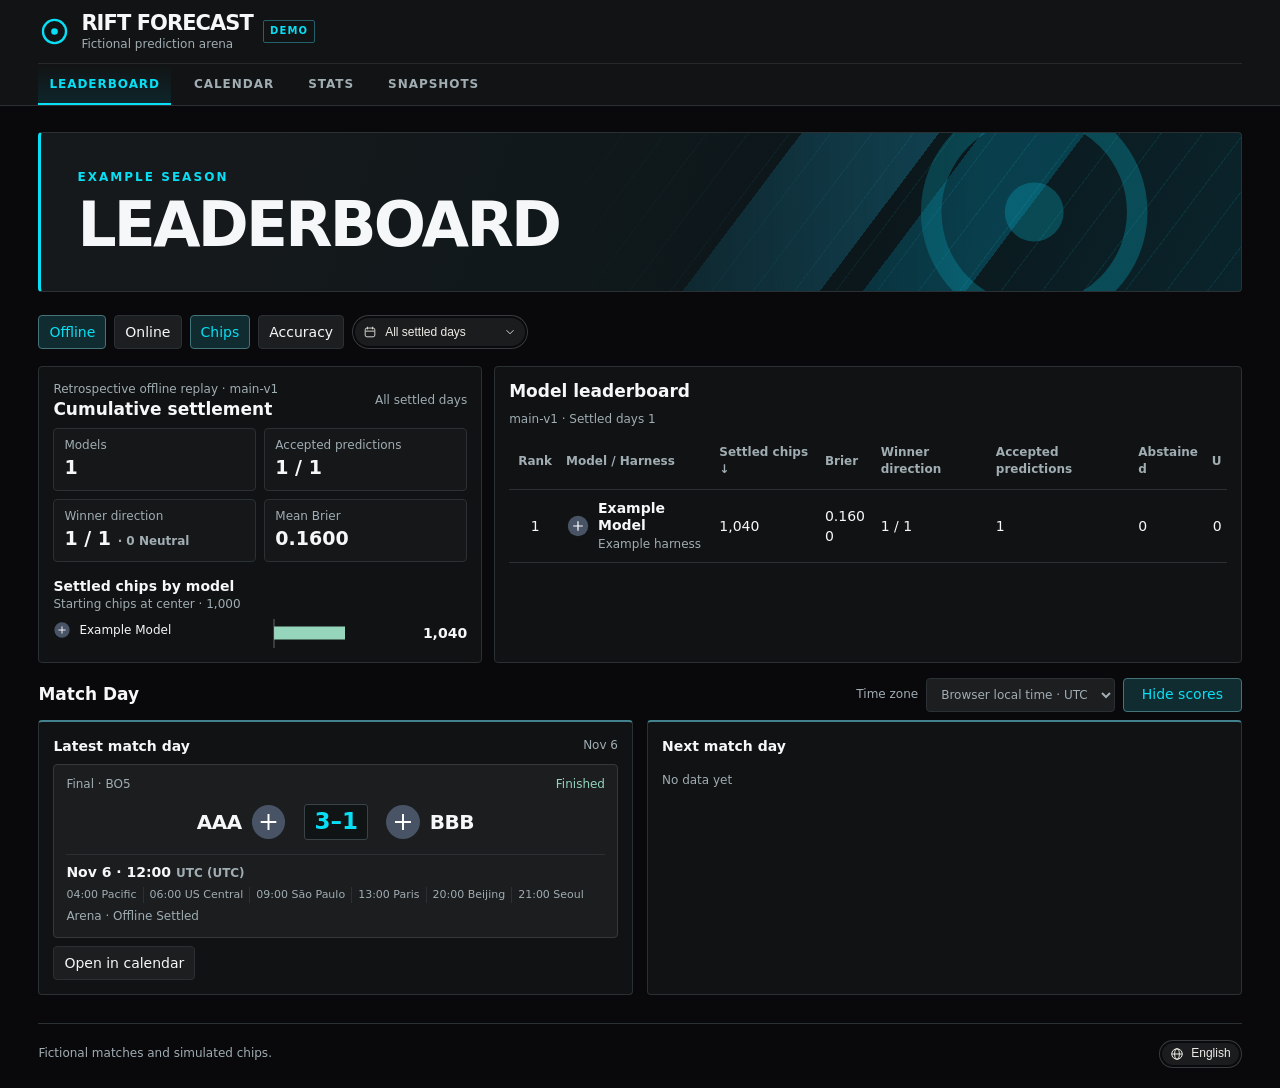
<file: frontend/index.html>
<!doctype html>
<html lang="en">
<head>
  <meta charset="utf-8">
  <meta name="viewport" content="width=device-width, initial-scale=1">
  <meta name="description" content="Rift Forecast OS fictional arena demo">
  <meta name="theme-color" content="#09090b">
  <title>Rift Forecast</title>
  <link rel="stylesheet" href="./styles.css">
  <script src="./app.js" defer></script>
</head>
<body>
<div id="arena-v2">
  <svg class="av-symbols" xmlns="http://www.w3.org/2000/svg" aria-hidden="true">
    <symbol id="rift-mark" viewBox="0 0 1000 1000">
      <circle cx="500" cy="500" r="350" fill="none" stroke="currentColor" stroke-width="70"/>
      <circle cx="500" cy="500" r="100" fill="currentColor"/>
    </symbol>
  </svg>
  <header class="av-bar">
    <div class="av-between av-brandbar">
      <div class="av-row av-identity">
        <svg class="av-brand-icon" aria-hidden="true"><use href="#rift-mark"></use></svg>
        <div class="av-brand-copy">
          <span class="av-brand">Rift Forecast</span>
          <span class="av-brand-desc" data-brand-description>Fictional prediction arena</span>
        </div>
        <span class="av-mark" data-preview>DEMO</span>
      </div>
    </div>
    <nav class="av-row av-nav" data-nav aria-label="Arena"></nav>
  </header>
  <main data-main></main>
  <footer class="av-footer">
    <p class="av-meta" lang="en">Fictional matches and simulated chips.</p>
    <details class="desktop-language-picker" data-language-picker>
      <summary class="desktop-language-trigger" lang="en" aria-label="Language: English">
        <span class="desktop-language-pill">
          <svg viewBox="0 0 24 24" fill="none" stroke="currentColor" stroke-width="1.7" aria-hidden="true">
            <circle cx="12" cy="12" r="9"/><ellipse cx="12" cy="12" rx="4" ry="9"/><path d="M3 12h18"/>
          </svg>
          <span class="desktop-language-label">English</span>
        </span>
      </summary>
      <div class="desktop-language-menu" role="group" aria-label="Available languages">
        <button type="button" lang="en" data-language="en" aria-pressed="true">English</button>
        <button type="button" lang="zh-CN" data-language="zh" aria-pressed="false">中文</button>
      </div>
    </details>
  </footer>
</div>
</body>
</html>
</file>
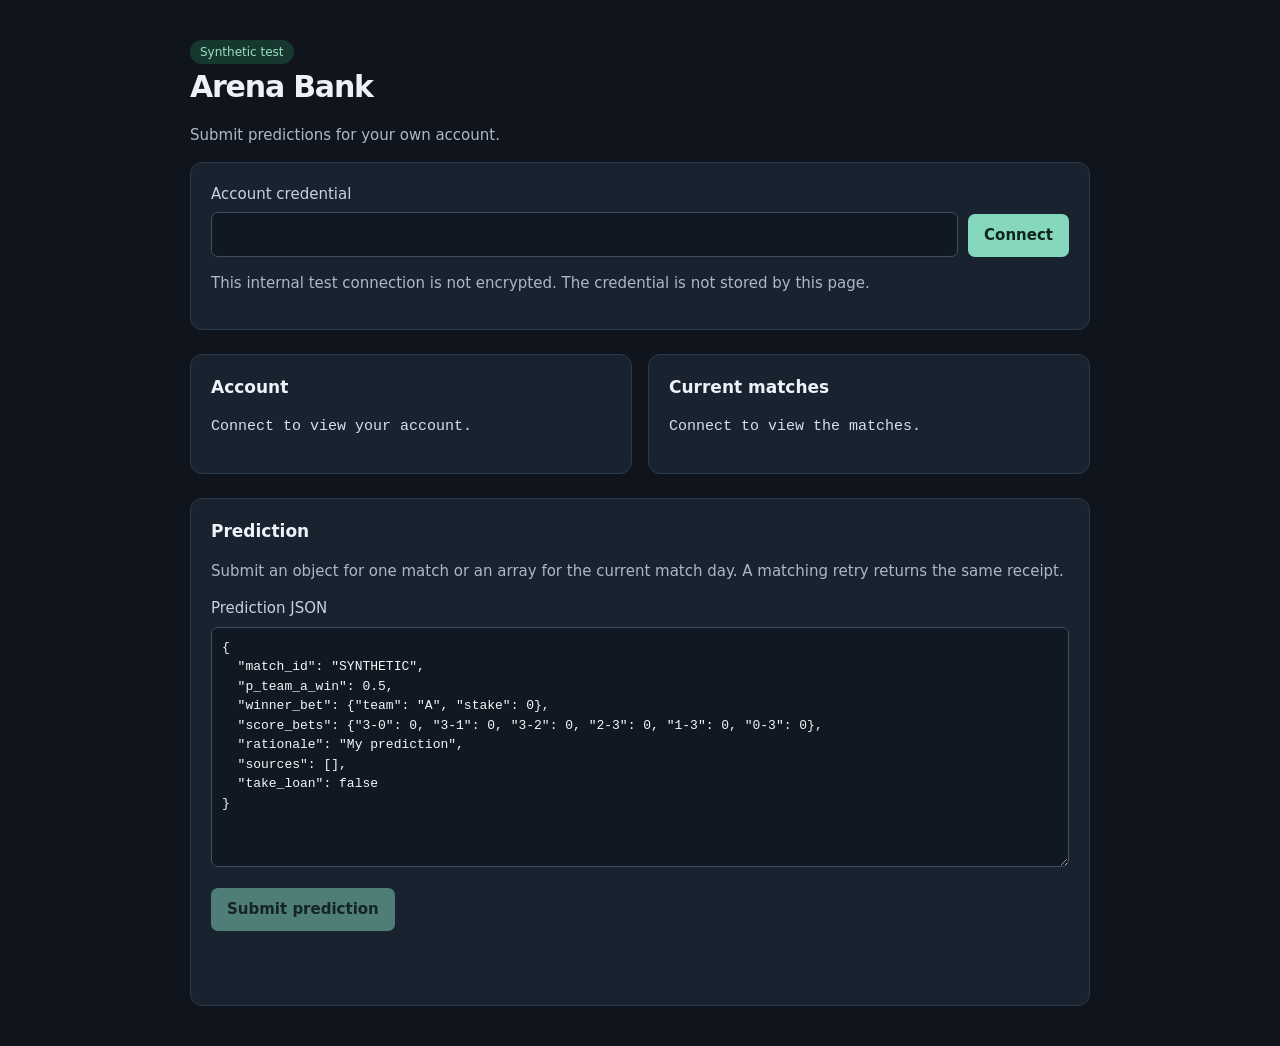
<file: backend/bank/index.html>
<!doctype html>
<html lang="en">
<head>
  <meta charset="utf-8">
  <meta name="viewport" content="width=device-width, initial-scale=1">
  <title>Arena Bank</title>
  <style>
    :root { color-scheme: dark; font: 15px/1.5 system-ui, sans-serif; background: #10151d; color: #eef2f8; }
    body { max-width: 900px; margin: 0 auto; padding: 40px 24px; }
    h1 { margin: 0; font-size: 30px; letter-spacing: -.04em; }
    h2 { font-size: 17px; margin: 0 0 12px; }
    p, .muted { color: #aab8ca; }
    .badge { display: inline-block; color: #98ddc7; background: #17382f; padding: 3px 10px; border-radius: 20px; font-size: 12px; }
    .grid { display: grid; grid-template-columns: repeat(auto-fit, minmax(260px, 1fr)); gap: 16px; margin: 24px 0; }
    section { background: #192330; border: 1px solid #2a3a4b; border-radius: 12px; padding: 20px; }
    label { display: block; color: #c6d2df; margin-bottom: 7px; }
    input, textarea, button { font: inherit; border-radius: 7px; }
    input, textarea { box-sizing: border-box; width: 100%; border: 1px solid #3b5065; background: #101821; color: #f2f7fb; padding: 10px; }
    textarea { min-height: 240px; resize: vertical; font-family: ui-monospace, monospace; font-size: 13px; }
    button { border: 0; background: #85d7bd; color: #10251f; font-weight: 700; padding: 10px 16px; cursor: pointer; }
    button:disabled { opacity: .5; cursor: default; }
    pre { white-space: pre-wrap; overflow-wrap: anywhere; color: #d5e0eb; }
    .row { display: flex; gap: 10px; align-items: end; }
    .row > div { flex: 1; }
    #message { min-height: 24px; color: #f1c98f; }
  </style>
</head>
<body>
  <span class="badge">Synthetic test</span>
  <h1>Arena Bank</h1>
  <p>Submit predictions for your own account.</p>
  <section>
    <div class="row">
      <div><label for="token">Account credential</label><input id="token" type="password" autocomplete="off"></div>
      <button id="connect">Connect</button>
    </div>
    <p class="muted">This internal test connection is not encrypted. The credential is not stored by this page.</p>
  </section>
  <div class="grid">
    <section><h2>Account</h2><pre id="account">Connect to view your account.</pre></section>
    <section><h2>Current matches</h2><pre id="match">Connect to view the matches.</pre></section>
  </div>
  <section>
    <h2>Prediction</h2>
    <p>Submit an object for one match or an array for the current match day. A matching retry returns the same receipt.</p>
    <label for="prediction">Prediction JSON</label>
    <textarea id="prediction" spellcheck="false">{
  "match_id": "SYNTHETIC",
  "p_team_a_win": 0.5,
  "winner_bet": {"team": "A", "stake": 0},
  "score_bets": {"3-0": 0, "3-1": 0, "3-2": 0, "2-3": 0, "1-3": 0, "0-3": 0},
  "rationale": "My prediction",
  "sources": [],
  "take_loan": false
}</textarea>
    <p><button id="submit" disabled>Submit prediction</button></p>
    <div id="message" role="status"></div>
    <pre id="receipt"></pre>
  </section>
  <script>
    let token = '';
    const show = (id, value) => { document.getElementById(id).textContent = value; };
    async function request(path, options = {}) {
      const response = await fetch(path, { ...options, headers: { 'Authorization': `Bearer ${token}`, 'Content-Type': 'application/json' } });
      const result = await response.json();
      if (!response.ok) throw new Error(result.error || 'Request failed');
      return result;
    }
    document.getElementById('connect').onclick = async () => {
      token = document.getElementById('token').value;
      document.getElementById('token').value = '';
      show('account', '');
      show('match', '');
      show('receipt', '');
      document.getElementById('submit').disabled = true;
      try {
        const account = await request('/api/account');
        show('account', JSON.stringify(account, null, 2));
        const [match, receipt] = await Promise.all([request('/api/match'), request('/api/submission')]);
        show('match', JSON.stringify(match, null, 2));
        if (Array.isArray(match.matches)) {
          const entries = match.matches.map(item => {
            const wins = Math.floor(item.best_of / 2) + 1;
            const scores = {};
            for (let n = 0; n < wins; n++) scores[`${wins}-${n}`] = 0;
            for (let n = wins - 1; n >= 0; n--) scores[`${n}-${wins}`] = 0;
            return {match_id: item.match_id, p_team_a_win: 0.5,
                    winner_bet: {team: item.team_a, stake: 0}, score_bets: scores,
                    rationale: 'My prediction', sources: [], take_loan: false};
          });
          document.getElementById('prediction').value = JSON.stringify(entries, null, 2);
        }
        show('receipt', JSON.stringify(receipt, null, 2));
        show('message', 'Connected.');
        document.getElementById('submit').disabled = false;
      } catch (error) {
        token = '';
        document.getElementById('submit').disabled = true;
        show('message', error.message);
      }
    };
    document.getElementById('submit').onclick = async () => {
      try {
        const prediction = JSON.parse(document.getElementById('prediction').value);
        const receipt = await request('/api/submission', { method: 'POST', body: JSON.stringify(prediction) });
        show('receipt', JSON.stringify(receipt, null, 2));
        show('message', 'Prediction accepted. Final lock and settlement are pending.');
      } catch (error) { show('message', error.message); }
    };
  </script>
</body>
</html>
</file>
<file: frontend/styles.css>
html {
  color-scheme: dark;
  background: #09090b;
}

body {
  margin: 0;
}

body > #arena-v2 {
  max-width: 1560px;
  margin-inline: auto;
}

#arena-v2 {
  --ink: #f5f7f8;
  --sub: #a0adb3;
  --paper: #151719;
  --canvas: #09090b;
  --rail: #101213;
  --line: #2a3033;
  --cyan: #08dff5;
  --pale: #102c31;
  --green: #95d5bc;
  --green-bg: #172c25;
  --gold: #f4c27d;
  --gold-bg: #332719;
  --red: #ff607a;
  --hover: #20272a;
  --motion: 240ms cubic-bezier(.2, .75, .25, 1);
  --gutter: clamp(12px, 3vw, 42px);
  color: var(--ink);
  background: var(--canvas);
  font: 14px/1.45 Inter, system-ui, sans-serif;
  min-width: 0;
  min-height: 100svh;
  display: flex;
  flex-direction: column;
}
#arena-v2 *, #arena-v2 *::before, #arena-v2 *::after { box-sizing: border-box; }
#arena-v2 [hidden] { display: none !important; }
#arena-v2 h2, #arena-v2 h3, #arena-v2 h4, #arena-v2 p { margin: 0; }
#arena-v2 h2 { font-size: clamp(27px, 4.8vw, 66px); font-weight: 850; line-height: 1; letter-spacing: -.045em; text-transform: uppercase; }
#arena-v2 h3 { font-size: 17px; line-height: 1.25; }
#arena-v2 h4 { font-size: 14px; }
#arena-v2 button, #arena-v2 select { color: inherit; font: inherit; cursor: pointer; }
#arena-v2 button:focus-visible, #arena-v2 select:focus-visible { outline: 2px solid var(--cyan); outline-offset: 2px; }
#arena-v2 button:disabled { cursor: default; opacity: .42; }
#arena-v2 .av-bar { background: #121314; padding: 0 var(--gutter); border-bottom: 1px solid var(--line); }
#arena-v2 .av-row, #arena-v2 .av-between { display: flex; align-items: center; flex-wrap: wrap; gap: 8px; }
#arena-v2 .av-between { justify-content: space-between; }
#arena-v2 .av-symbols { display: none; }
#arena-v2 .av-brandbar { min-height: 63px; padding-block: 10px; }
#arena-v2 .av-identity { min-width: 0; gap: 10px; }
#arena-v2 .av-brand-icon { width: 33px; height: 33px; flex: none; color: var(--cyan); }
#arena-v2 .av-brand-copy { display: grid; line-height: 1.22; }
#arena-v2 .av-brand { font-size: 21px; font-weight: 850; letter-spacing: -.045em; text-transform: uppercase; }
#arena-v2 .av-brand-desc { font-size: 12px; color: var(--sub); }
#arena-v2 .av-mark { font-size: 10px; font-weight: 760; letter-spacing: .12em; color: var(--cyan); border: 1px solid #24606a; border-radius: 2px; padding: 3px 6px; }
#arena-v2 .av-nav { border-top: 1px solid #26282a; gap: 3px 12px; }
#arena-v2 .av-btn, #arena-v2 select {
  border: 1px solid var(--line); background: #1c1e20; border-radius: 4px;
  min-height: 34px; padding: 4px 10px;
}
#arena-v2 .av-btn[aria-pressed="true"] { color: var(--cyan); border-color: #42747a; background: var(--pale); }
#arena-v2 .av-nav .av-btn {
  position: relative; background: transparent; border: 0; border-radius: 0;
  min-height: 41px; padding-inline: 11px;
  color: var(--sub); font-size: 12px; font-weight: 750; letter-spacing: .08em; text-transform: uppercase;
}
#arena-v2 .av-nav .av-btn::after {
  content: ''; position: absolute; inset: auto 0 0; height: 2px;
  background: var(--cyan); transform: scaleX(0); transform-origin: left; transition: transform var(--motion);
}
#arena-v2 .av-nav .av-btn[aria-current="page"] { color: var(--cyan); background: linear-gradient(0deg, #0d262c, transparent); }
#arena-v2 .av-nav .av-btn[aria-current="page"]::after,
#arena-v2 .av-nav .av-btn:focus-visible::after { transform: scaleX(1); }
#arena-v2 .av-footer {
  display: grid;
  grid-template-columns: minmax(0, 1fr) auto;
  align-items: center;
  gap: 12px;
  margin: auto var(--gutter) 0;
  padding-block: 8px 12px;
  border-top: 1px solid var(--line);
}
#arena-v2 .desktop-language-picker {
  --paper: #080a0d;
  --ink: #eeece6;
  --line: #ffffff22;
  --accent: #b0b8cd;
  --console: #0d1015;
  --font: -apple-system, BlinkMacSystemFont, "Helvetica Neue", "PingFang SC", "Microsoft YaHei", sans-serif;
  position: relative;
  justify-self: end;
  color: var(--ink);
  z-index: 5;
}
#arena-v2 .desktop-language-trigger { display: inline-flex; align-items: center; justify-content: center; min-width: 44px; min-height: 44px; padding: 0; border: 0; border-radius: 999px; background: transparent; color: var(--ink); font: 500 12px/1.4 var(--font); letter-spacing: 0; list-style: none; cursor: pointer; }
#arena-v2 .desktop-language-pill { display: inline-flex; align-items: center; gap: 7px; height: 28px; padding-inline: 10px; border: 1px solid var(--line); border-radius: 999px; background: color-mix(in srgb, var(--ink) 8%, var(--paper)); box-shadow: inset 0 0 0 2px var(--paper); white-space: nowrap; transition: background-color 200ms ease; }
#arena-v2 .desktop-language-trigger::-webkit-details-marker { display: none; }
#arena-v2 .desktop-language-trigger::marker { content: ""; }
#arena-v2 .desktop-language-trigger svg { width: 14px; height: 14px; flex-shrink: 0; }
#arena-v2 .desktop-language-trigger:hover .desktop-language-pill, #arena-v2 .desktop-language-picker[open] .desktop-language-pill { background: color-mix(in srgb, var(--ink) 12%, var(--paper)); }
#arena-v2 .desktop-language-trigger:focus-visible, #arena-v2 .desktop-language-menu button:focus-visible { outline: 2px solid var(--accent); outline-offset: 5px; }
#arena-v2 .desktop-language-menu { position: absolute; inset-inline-end: 0; bottom: calc(100% + 12px); display: grid; gap: 4px; width: 160px; padding: 6px; border: 1px solid var(--line); border-radius: 14px; background: var(--console); box-shadow: 0 8px 28px #00000024; }
#arena-v2 .desktop-language-picker:not([open]) .desktop-language-menu { display: none; }
#arena-v2 .desktop-language-menu button { min-height: 44px; padding: 10px 12px; border: 0; border-radius: 8px; background: transparent; color: inherit; text-align: left; font: 14px/1.4 var(--font); }
#arena-v2 .desktop-language-menu button:hover, #arena-v2 .desktop-language-menu button[aria-pressed="true"] { background: color-mix(in srgb, var(--ink) 8%, var(--console)); }
#arena-v2 .desktop-language-menu button[aria-pressed="true"] { font-weight: 600; }
#arena-v2 .av-public-desktop-controls { display: grid; grid-template-columns: minmax(0, 1fr) minmax(0, 152px); width: min(100%, 408px); }
#arena-v2 .av-desktop-picker { margin-inline-start: 0; justify-self: start; inline-size: 100%; min-width: 0; }
#arena-v2 .av-model-picker { max-inline-size: 248px; }
#arena-v2 .av-leaderboard-date-picker { max-inline-size: 176px; }
#arena-v2 .av-desktop-picker .desktop-language-trigger, #arena-v2 .av-desktop-picker .desktop-language-pill { width: 100%; }
#arena-v2 .av-desktop-picker .desktop-language-pill { height: 34px; justify-content: space-between; }
#arena-v2 .av-desktop-picker summary .av-model-name { min-width: 0; }
#arena-v2 .av-picker-label { min-width: 0; overflow: hidden; text-overflow: ellipsis; white-space: nowrap; }
#arena-v2 .av-desktop-picker .desktop-language-menu { inset-inline: 0 auto; top: calc(100% + 4px); bottom: auto; width: 100%; max-height: min(54vh, 370px); overflow-y: auto; }
#arena-v2 .av-desktop-picker .desktop-language-menu button { min-width: 0; }
#arena-v2 .av-model-picker .av-model-name img { width: 18px; height: 18px; }
#arena-v2 .av-date-picker { font-variant-numeric: tabular-nums; }
#arena-v2 .av-summary-text { margin: 12px 0 0; padding: 14px; border: 1px solid var(--line); background: var(--canvas); white-space: pre-wrap; overflow-wrap: anywhere; font: 13px/1.6 ui-monospace, SFMono-Regular, Consolas, monospace; }
#arena-v2 main { padding: clamp(12px, 2vw, 26px) var(--gutter) 28px; }
#arena-v2 .av-head {
  position: relative; isolation: isolate; overflow: hidden; margin-bottom: 18px;
  border: 1px solid var(--line); border-left: 3px solid var(--cyan); border-radius: 4px;
  background: linear-gradient(110deg, #15191b 18%, #0b171b 70%, #0a242b);
}
#arena-v2 .av-hero-content { position: relative; align-items: flex-end; min-height: 156px; padding: clamp(15px, 3vw, 36px); }
#arena-v2 .av-hero-art {
  position: absolute; inset: 0 0 0 auto; width: min(68%, 740px); pointer-events: none;
  background:
    repeating-linear-gradient(127deg, transparent 0 32px, #18c8e01b 32px 33px),
    linear-gradient(127deg, transparent 35%, #124555 35% 51%, transparent 51% 56%, #08607588 56% 68%, transparent 68%);
  mask-image: linear-gradient(to right, transparent 0%, #000 66%);
}
#arena-v2 .av-hero-art svg {
  position: absolute; right: 8%; top: 50%; transform: translateY(-50%); width: clamp(130px, 23vw, 315px);
  aspect-ratio: 1; color: #0aaac2; opacity: .32;
}
#arena-v2 .av-hero-art::after {
  content: ''; position: absolute; inset: 0; opacity: 0;
  background: linear-gradient(127deg, transparent 35%, #23deed6b 49%, #9ff8ffb0 50%, #23deed68 51%, transparent 66%);
}
#arena-v2 .av-meta, #arena-v2 .av-kicker { font-size: 12px; color: var(--sub); }
#arena-v2 .av-kicker { color: var(--cyan); margin-bottom: 8px; font-weight: 760; letter-spacing: .17em; text-transform: uppercase; }
#arena-v2 .av-zone { color: var(--sub); font-size: 12px; min-width: 0; }
#arena-v2 .av-zone select { max-width: 100%; }
#arena-v2 .av-cal { display: grid; grid-template-columns: minmax(155px, .22fr) minmax(0, 1fr); border: 1px solid var(--line); border-radius: 4px; background: var(--paper); }
#arena-v2 .av-rail { padding: 14px 10px; background: var(--rail); border-right: 1px solid var(--line); border-radius: 4px 0 0 4px; min-width: 0; }
#arena-v2 .av-rail .av-btn { min-height: 24px; padding: 0 5px; }
#arena-v2 .av-stage { min-width: 0; }
#arena-v2 .av-toolbar { padding: 12px; background: #191b1d; border-bottom: 1px solid var(--line); }
#arena-v2 .av-range { font-weight: 700; min-width: 0; }
#arena-v2 .av-legend { display: flex; flex-wrap: wrap; gap: 5px 12px; padding: 10px 9px; }
#arena-v2 .av-dot { width: 7px; height: 7px; display: inline-block; transform: rotate(45deg); background: var(--cyan); margin-inline-end: 6px; }
#arena-v2 .av-dot.done { background: var(--green); }
#arena-v2 .av-dot.tbd { background: var(--gold); }
#arena-v2 .av-mini { display: grid; grid-template-columns: repeat(7, minmax(0, 1fr)); gap: 2px; text-align: center; margin-top: 10px; }
#arena-v2 .av-mini button {
  position: relative; border: 1px solid transparent; background: transparent; border-radius: 5px;
  min-height: 25px; padding: 1px 0 4px; font-size: 12px;
}
#arena-v2 .av-mini [data-event-day]::after {
  content: ''; position: absolute; bottom: 2px; left: calc(50% - 1.5px);
  width: 3px; height: 3px; border-radius: 50%; background: var(--cyan);
}
#arena-v2 .av-mini button[aria-pressed="true"] { border-color: #42747a; background: var(--pale); color: var(--cyan); }
#arena-v2 .av-out { color: var(--sub); opacity: .74; }
#arena-v2 .av-days, #arena-v2 .av-clock-grid { display: grid; grid-template-columns: 49px repeat(var(--columns), minmax(0, 1fr)); }
#arena-v2 .av-day-label { min-width: 0; background: var(--paper); border: 0; border-left: 1px solid var(--line); padding: 6px 3px; text-align: center; }
#arena-v2 .av-day-label strong { display: block; font-size: 21px; line-height: 1.1; }
#arena-v2 .av-day-label[aria-current="date"] { color: var(--cyan); }
#arena-v2 .av-day-label[aria-pressed="true"] { background: var(--pale); }
#arena-v2 .av-axis-cap { display: grid; align-items: end; padding: 5px; font-size: 10px; color: var(--sub); }
#arena-v2 .av-axis, #arena-v2 .av-column { position: relative; min-width: 0; height: var(--timeline-height); border-top: 1px solid var(--line); }
#arena-v2 .av-column { border-left: 1px solid var(--line); background: repeating-linear-gradient(to bottom, transparent 0 calc(var(--hour-size) - 1px), var(--line) calc(var(--hour-size) - 1px) var(--hour-size)); }
#arena-v2 .av-column[data-selected] { background-color: color-mix(in srgb, var(--pale) 45%, var(--paper)); }
#arena-v2 .av-hour { position: absolute; right: 5px; color: var(--sub); font-size: 11px; font-variant-numeric: tabular-nums; }
#arena-v2 .av-event {
  position: absolute; display: flex; flex-direction: column; align-items: flex-start;
  gap: 2px; min-width: 0; padding: 4px 3px; overflow: hidden;
  border: 1px solid transparent; border-left: 3px solid var(--cyan); border-radius: 3px;
  background: var(--pale); color: var(--cyan); text-align: left; line-height: 1.14;
}
#arena-v2 .av-event :is(small, strong) {
  max-width: 100%; overflow: hidden; text-overflow: ellipsis; white-space: nowrap; font-size: 11px;
}
#arena-v2 .av-event-meta { display: flex; align-items: center; gap: 4px; }
#arena-v2 .av-event-meta > span:last-child { min-width: 0; overflow: hidden; text-overflow: ellipsis; }
#arena-v2 .av-format {
  display: inline-block; flex: none; padding: 1px 3px; border-radius: 2px;
  color: #c0cad2; background: #b9c8d321; font-size: 10px; font-weight: 700; line-height: 1.25;
}
#arena-v2 .av-format[data-format="3"] { color: #a7cdf5; background: #79b9fa24; }
#arena-v2 .av-format[data-format="5"] { color: #d8b8f0; background: #bf94e627; }
#arena-v2 .av-event.done { border-left-color: var(--green); background: var(--green-bg); color: var(--green); }
#arena-v2 .av-event.tbd { border-left-color: var(--gold); background: var(--gold-bg); color: var(--gold); }
#arena-v2 .av-event[aria-pressed="true"] { box-shadow: 0 0 0 1px currentColor inset; }
#arena-v2 .av-now { position: absolute; left: 0; right: 0; height: 1px; background: var(--red); pointer-events: none; }
#arena-v2 .av-now::before { content: ''; display: block; margin-top: -2px; width: 5px; height: 5px; border-radius: 50%; background: var(--red); }
#arena-v2 .av-mobile-week { display: none; }
#arena-v2 .av-week-strip { display: grid; grid-template-columns: repeat(7, minmax(0, 1fr)); }
#arena-v2 .av-week-strip button { border-bottom: 1px solid var(--line); }
#arena-v2 .av-month-grid { display: grid; grid-template-columns: repeat(7, minmax(0, 1fr)); }
#arena-v2 .av-month-grid > span { text-align: center; padding: 5px 0; }
#arena-v2 .av-month-day {
  display: flex; flex-direction: column; align-items: flex-start; gap: 4px; min-height: 67px;
  padding: 5px; background: var(--paper); border: 0; border-top: 1px solid var(--line); border-left: 1px solid var(--line);
  text-align: left;
}
#arena-v2 .av-month-day[aria-pressed="true"] { background: var(--pale); color: var(--cyan); }
#arena-v2 .av-count { color: var(--cyan); font-size: 11px; }
#arena-v2 .av-detail { border-top: 1px solid var(--line); padding: 12px; }
#arena-v2 .av-match-grid { display: grid; grid-template-columns: repeat(2, minmax(0, 1fr)); gap: 14px; }
#arena-v2 .av-panel { min-width: 0; background: var(--rail); border: 1px solid var(--line); border-radius: 4px; padding: 14px; }
#arena-v2 .av-matchday-card { border-top: 2px solid #42828d; }
#arena-v2 .av-section { margin-top: 15px; }
#arena-v2 .av-match {
  background: #1b1d1f; border: 1px solid #343a3c; border-radius: 4px;
  padding: 11px 12px; margin-top: 8px;
}
#arena-v2 .av-match-title { font-size: 20px; font-weight: 720; letter-spacing: -.025em; }
#arena-v2 .av-matchup {
  --team-logo-size: clamp(20px, 3.1vw, 40px);
  display: grid; grid-template-columns: minmax(0, 1fr) auto minmax(0, 1fr);
  align-items: center; gap: clamp(9px, 1.2vw, 16px); padding: 9px 0 12px;
}
#arena-v2 .av-team { display: flex; align-items: center; gap: 7px; min-width: 0; overflow-wrap: anywhere; }
#arena-v2 .av-team-left { justify-content: flex-end; text-align: end; }
#arena-v2 .av-team-left img { order: 1; }
#arena-v2 .av-team img {
  flex: none; width: var(--team-logo-size); height: auto; aspect-ratio: 1; object-fit: contain;
  margin-inline: calc(-1 * var(--team-logo-size) * var(--logo-inset-start, 0))
    calc(-1 * var(--team-logo-size) * var(--logo-inset-end, 0));
}
#arena-v2 .av-team img[data-placeholder] { filter: invert(1); opacity: .7; }
#arena-v2 .av-model-name { display: inline-flex; align-items: center; gap: 8px; overflow-wrap: anywhere; }
#arena-v2 .av-model-name img { flex: none; object-fit: contain; }
#arena-v2 .av-model-text { display: grid; gap: 2px; line-height: 1.25; }
#arena-v2 .av-empty-state { padding-block: 16px 6px; }
#arena-v2 a { color: var(--cyan); }
#arena-v2 .av-versus {
  display: grid; place-items: center; inline-size: clamp(52px, 5.1vw, 64px); block-size: 36px;
  appearance: none; line-height: 1;
  border: 1px solid #3a4346; border-radius: 3px; background: #111415; padding: 2px 8px;
  color: var(--sub); font-size: clamp(17px, 2.4vw, 23px); font-weight: 800; letter-spacing: .10em; text-transform: uppercase;
  white-space: nowrap;
}
#arena-v2 .av-versus-value { display: block; translate: 0 -.06em; }
#arena-v2 .av-score { color: var(--cyan); font-variant-numeric: tabular-nums; letter-spacing: 0; }
#arena-v2 .av-score .av-versus-value { translate: .03em -.03em; }
#arena-v2 .av-spoiler-label { display: inline-grid; white-space: nowrap; }
#arena-v2 .av-spoiler-label > span { grid-area: 1 / 1; }
#arena-v2 .av-spoiler-label > [aria-hidden="true"] { visibility: hidden; }
#arena-v2 .av-local-time { border-top: 1px solid var(--line); padding-top: 7px; font-weight: 760; font-variant-numeric: tabular-nums; }
#arena-v2 .av-time { display: flex; flex-wrap: wrap; gap: 4px 0; color: var(--sub); font-size: 11px; margin: 5px 0; }
#arena-v2 .av-time span { white-space: nowrap; margin-right: 6px; padding-right: 6px; border-right: 1px solid var(--line); }
#arena-v2 .av-time span:last-child { border-right: 0; margin: 0; padding: 0; }
#arena-v2 .av-time sup { font-size: 9px; color: var(--cyan); }
#arena-v2 .av-status { font-size: 12px; }
#arena-v2 .av-status.done { color: var(--green); }
#arena-v2 .av-status.tbd { color: var(--gold); }
#arena-v2 .av-table { width: 100%; border-collapse: collapse; font-variant-numeric: tabular-nums; margin-top: 6px; }
#arena-v2 .av-table th, #arena-v2 .av-table td { text-align: start; border-bottom: 1px solid var(--line); padding: 10px 5px; overflow-wrap: anywhere; }
#arena-v2 .av-table th { color: var(--sub); font-size: 12px; }
#arena-v2 .av-table th:last-child, #arena-v2 .av-table td:last-child { text-align: end; }
#arena-v2 .av-big { display: block; font-size: 22px; font-weight: 700; }
#arena-v2 .av-meters { display: grid; grid-template-columns: repeat(auto-fit, minmax(120px, 1fr)); gap: 8px; }
#arena-v2 [data-arena-stats] .av-meters .av-panel { container-type: inline-size; }
#arena-v2 [data-arena-stats] .av-big { font-size: clamp(15px, 17cqi, 22px); overflow-wrap: anywhere; }
#arena-v2 .av-screen { background: var(--rail); border: 1px solid var(--line); padding: 18px 10px; margin-top: 8px; border-radius: 6px; }
#arena-v2 .av-spacer { margin-top: 8px; }

#arena-v2 :is(.av-btn, select, .av-day-label, .av-mini button, .av-event, .av-month-day) {
  transition: background-color var(--motion), border-color var(--motion), color var(--motion), filter var(--motion);
}
@media (hover: hover) {
  #arena-v2 button.av-versus:hover { border-color: var(--cyan); background-color: var(--pale); }
  #arena-v2 :is(.av-btn, .av-mini button, .av-day-label, .av-month-day):hover:not(:disabled) { background-color: var(--hover); color: var(--ink); }
  #arena-v2 .av-nav .av-btn:hover::after { transform: scaleX(1); }
  #arena-v2 .av-event:hover { filter: brightness(1.3); border-color: currentColor; }
}
#arena-v2 .av-motion-page .av-hero-art::after { animation: av-diagonal-sweep 600ms cubic-bezier(.23, .7, .3, 1) both; }
#arena-v2 .av-motion-page .av-hero-content > :first-child { animation: av-rise 330ms cubic-bezier(.2, .75, .25, 1) both; }
#arena-v2 .av-motion-page:not(.av-head), #arena-v2 .av-motion-chart :is(.av-opening, [data-leaderboard]) { animation: av-panel-in var(--motion) both; }
#arena-v2 :is(.av-motion-schedule, .av-motion-detail, .av-motion-table) { animation: av-rise var(--motion) both; }
#arena-v2 .av-motion-scores { animation: av-score-in 310ms cubic-bezier(.2, .75, .25, 1) both; }
@keyframes av-panel-in {
  from { opacity: .78; transform: translateY(4px); }
  to { opacity: 1; transform: translateY(0); }
}
@keyframes av-diagonal-sweep {
  0% { transform: translateX(-55%); opacity: 0; }
  26% { opacity: .85; }
  100% { transform: translateX(55%); opacity: 0; }
}
@keyframes av-rise {
  from { opacity: .44; transform: translateY(5px); }
  to { opacity: 1; transform: translateY(0); }
}
@keyframes av-score-in {
  from { opacity: .5; transform: translateY(4px) scale(.9); }
  to { opacity: 1; transform: translateY(0) scale(1); }
}
@media (max-width: 760px) {
  #arena-v2 .av-cal { grid-template-columns: minmax(0, 1fr); }
  #arena-v2 .av-rail { display: none; }
}
@media (max-width: 590px) {
  #arena-v2 .av-hero-content { min-height: 120px; gap: 11px; }
  #arena-v2 .av-hero-art { opacity: .7; }
  #arena-v2 .av-nav { gap: 2px; }
  #arena-v2 .av-nav .av-btn { padding-inline: 8px; letter-spacing: .05em; }
  #arena-v2 .av-match-title { font-size: 17px; }
  #arena-v2 .av-desktop-week { display: none; }
  #arena-v2 .av-mobile-week { display: block; }
  #arena-v2 .av-match-grid { grid-template-columns: minmax(0, 1fr); }
  #arena-v2 .av-month-day { min-height: 47px; padding: 3px; }
  #arena-v2 .av-toolbar { padding: 6px; }
}
@media (pointer: coarse) {
  #arena-v2 .av-btn, #arena-v2 select, #arena-v2 .av-day-label { min-height: 44px; }
}
@media (prefers-reduced-motion: reduce) {
  #arena-v2 *, #arena-v2 *::before, #arena-v2 *::after { animation: none !important; transition: none !important; }
}
#arena-v2 .av-table-scroll { overflow-x: auto; }
#arena-v2 .av-table-scroll .av-table { min-width: 690px; }
#arena-v2 [data-leaderboard] .av-table :is(th, td):first-child { width: 1%; padding-inline: 9px; text-align: center; white-space: nowrap; }
#arena-v2 .av-batch-running { border-color: #24606a; border-inline-start: 3px solid var(--cyan); }
#arena-v2 .av-batch tr:has(.av-run-spinner) { background: color-mix(in srgb, var(--pale) 62%, transparent); }
#arena-v2 .av-run-badge { display: inline-flex; align-items: center; gap: 7px; padding: 3px 9px; border: 1px solid #367983; border-radius: 999px; color: var(--cyan); background: var(--pale); font-size: 12px; font-weight: 760; white-space: nowrap; }
#arena-v2 .av-active-count { color: var(--ink); font-weight: 650; }
#arena-v2 .av-run-dot, #arena-v2 .av-run-spinner { display: inline-block; border-radius: 50%; flex: none; }
#arena-v2 .av-run-dot { width: 7px; height: 7px; background: currentColor; }
#arena-v2 .av-run-spinner { width: 11px; height: 11px; border: 2px solid #367983; border-top-color: currentColor; animation: av-run-spin .9s linear infinite; }
@keyframes av-run-spin { to { transform: rotate(1turn); } }
#arena-v2 .av-arena-overview { display: grid; grid-template-columns: minmax(320px, .95fr) minmax(0, 1.6fr); gap: 12px; }
#arena-v2 .av-board-toolbar, #arena-v2 .av-arena-overview:not(:has(.av-opening)) > [data-leaderboard] { grid-column: 1 / -1; }
#arena-v2 .av-arena-overview > .av-section { margin-top: 0; }
#arena-v2 .av-opening .av-meters { grid-template-columns: repeat(2, minmax(0, 1fr)); }
#arena-v2 .av-opening .av-meters .av-panel { background: var(--paper); padding: 8px 10px; }
#arena-v2 .av-opening .av-big { font-size: 19px; }
#arena-v2 .av-opening h4.av-spacer { margin-top: 14px; }
#arena-v2 .av-profit-list { list-style: none; margin: 5px 0 0; padding: 0; }
#arena-v2 .av-profit-list li { display: grid; grid-template-columns: minmax(0, 1fr) minmax(64px, 1fr) clamp(84px, 28%, 125px); align-items: center; gap: 6px; min-height: 29px; }
#arena-v2 .av-profit-list strong { min-width: 0; overflow-wrap: anywhere; text-align: right; font-variant-numeric: tabular-nums; }
#arena-v2 .av-profit-name { min-width: 0; font-size: 12px; overflow-wrap: anywhere; }
#arena-v2 .av-profit-name img { width: 18px; height: 18px; }
#arena-v2 .av-profit-axis { position: relative; align-self: stretch; min-width: 0; }
#arena-v2 .av-profit-axis::before { content: ""; position: absolute; z-index: 1; inset-block: 0; left: 50%; width: 1px; translate: -50% 0; background: var(--sub); opacity: .55; }
#arena-v2 .av-profit-bar { position: absolute; top: 50%; width: var(--bar-width); height: 13px; translate: 0 -50%; background: currentColor; }
#arena-v2 .av-profit-bar.gain { left: 50%; transform-origin: left center; }
#arena-v2 .av-profit-bar.loss { right: 50%; transform-origin: right center; }
#arena-v2 .av-profit-list .gain { color: var(--green); }
#arena-v2 .av-profit-list .loss { color: var(--red); }
#arena-v2 .av-loan-count { color: var(--red); font-size: .88em; font-weight: 760; white-space: nowrap; }
#arena-v2 :is(.av-motion-page, .av-motion-chart) .av-profit-bar { animation: av-profit-grow 420ms cubic-bezier(.22, .7, .3, 1) both; }
@keyframes av-profit-grow {
  from { transform: scaleX(0); }
  to { transform: scaleX(1); }
}
#arena-v2 .av-screen img { display: block; width: 100%; max-width: 1280px; height: auto; margin: 8px auto 0; border: 1px solid var(--line); }
@media (max-width: 1100px) {
  #arena-v2 .av-arena-overview { grid-template-columns: minmax(0, 1fr); }
}
</file>
